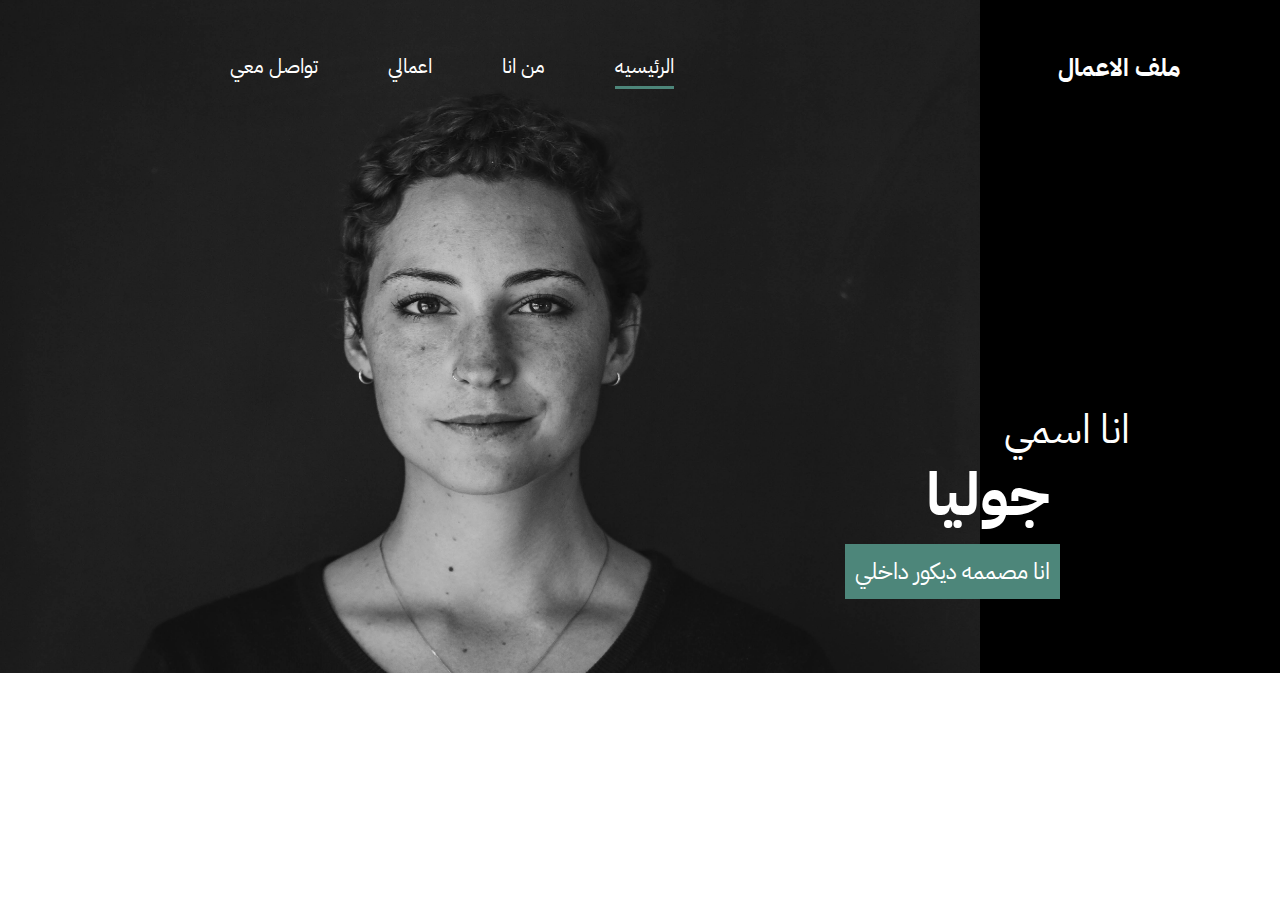
<file: index.html>
<!DOCTYPE html>
<html lang="ar" dir="rtl">
<head>
    <meta charset="UTF-8">
    
    <meta name="viewport" content="width=device-width, initial-scale=1.0">
    <link rel="preconnect" href="https://fonts.googleapis.com">
    <link rel="preconnect" href="https://fonts.gstatic.com" crossorigin>
    <link href="https://fonts.googleapis.com/css2?family=IBM+Plex+Sans+Arabic:wght@300&display=swap" rel="stylesheet">    <link rel="stylesheet" href="css.css">
    <title>Protofiolo</title>


    <style>
@media (max-width:1023px){
        body{
    background-image: url(img/person.jpg);
background-repeat:repeat;
background-size: 250px 208px;

}
    
.person{
  display: none;
}


.pro{
    position: absolute;
    padding-left: 40px;
    padding-right: 40px;
    padding-top: 30px;
    padding-bottom: 737px;
    display: inline-block;

    background-color: black;
    color: white;
}

.pro h2{
    margin-right: -20px;
}

nav{
 
    margin-top: 110px;
  margin-right: -70px;
    position: absolute;
}

a{
    text-decoration: none;
}
nav li{
   
    font-size: 20px;
    color: white;
    display: block;
    margin-right: 66px;
}

.home{
    line-height: 30px;
    border-bottom: 3px solid #4D867A;
}

.nyname{
    font-size: 40px;
    color: white;
    margin-right: 10px;
    margin-top: 500px;
    position: absolute;
}


.nyname2{
font-weight: bold;
    font-size: 60px;
    color: white;
    margin-right: 80px;
    margin-top: 550px;
    position: absolute;
}


.nywork{
   
        font-size: 23px;
        color: white;
        position: absolute;
        margin-top: 620px;
        margin-right: 90px;
        background-color: #4D867A;
        padding: 10px;
    }

}
    </style>
</head>
<body>


    <div class="pro">
        <h2>ملف الاعمال </h2>

        
    </div>

    <img src="img/person.jpg" width="980px" height="693px" class="person">

    <nav>
        <ul>
           <a href="index.html"> <li class="home">الرئيسيه</li></a>
           <a href="aboutme.html"> <li>من انا  </li></a>
           <a href="works.html"> <li>اعمالي</li></a>
         <a href="contact.html">   <li>تواصل معي</li></a>
        
        </ul>
            </nav>
    

            <p class="nyname">انا اسمي   
                <br>
                <p class="nyname2">جوليا</p>
                <br>
                <p class="nywork">انا مصممه ديكور داخلي</p>
            
            </p>

 

</body>
</html>
</file>
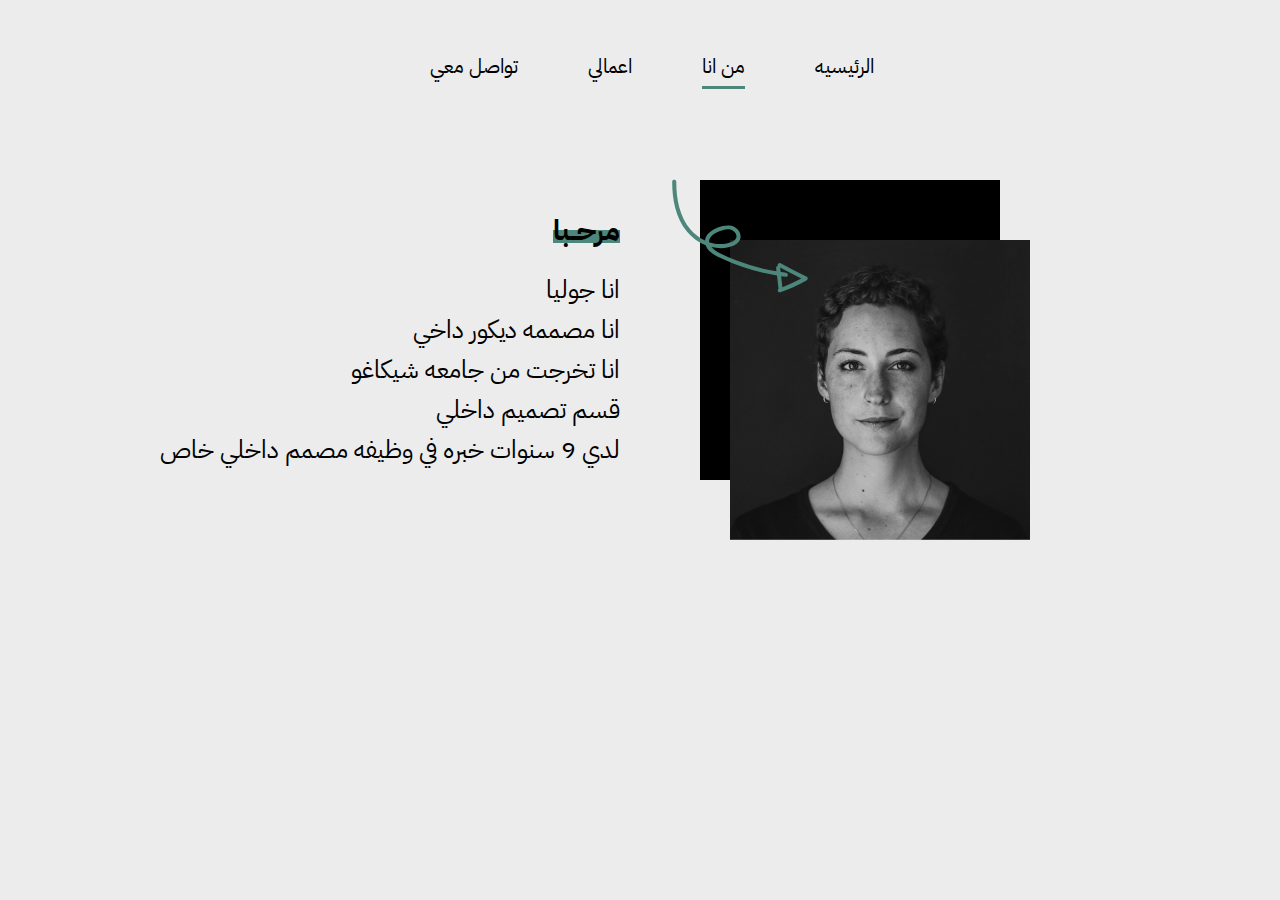
<file: aboutme.html>
<!DOCTYPE html>
<html lang="ar" dir="rtl">
<head>
    <meta charset="UTF-8">
    
    <meta name="viewport" content="width=device-width, initial-scale=1.0">
    <link rel="preconnect" href="https://fonts.googleapis.com">
    <link rel="preconnect" href="https://fonts.gstatic.com" crossorigin>
    <link href="https://fonts.googleapis.com/css2?family=IBM+Plex+Sans+Arabic:wght@300&display=swap" rel="stylesheet">    <link rel="stylesheet" href="css.css">
    <title>Protofiolo</title>

<style>
    body{

        background-color: #ECECEC;
    }


    nav{
        margin-right: 300px;
    }
    nav li{
        color: black;
    }


   .about{
    height: 13px;
    line-height: 1px;
    background-color: #4D867A;
    font-size: 29px;
    margin-top: 230px;
    margin-right: 660px;
        position: absolute;
     text-align: center;
    }

.about2{
    position: absolute;
text-align: right;
line-height: 40px;
font-size: 25px;
margin-top:230px ;
    margin-right: 660px;
}


@media (max-width:1023px){
    nav{
 
 margin-top: 110px;
margin-right: -70px;
 position: absolute;
}

a{
 text-decoration: none;
}
nav li{

 font-size: 20px;
 color: rgb(0, 0, 0);
 display: block;
 margin-right: 66px;
}

.pic{
        margin-top: 380px;
        margin-right: 30px;
        width: 300px;
        height: 300px;
        position: absolute;

    }

    .pic2{
        position: absolute;
        margin-top: 440px;
        margin-right: 60px;
        width: 300px;
        height: 300px;
    }

    .sahm{
        position: absolute;
    width: 200px;
margin-right: 120px;    
margin-top: 666px;
}

.about{
    height: 13px;
    line-height: 1px;
    background-color: #4D867A;
    font-size: 29px;
    margin-top: 800px;
    margin-right: 60px;
        position: absolute;
     text-align: center;
    }

.about2{
    position: absolute;
text-align: right;
line-height: 40px;
font-size: 25px;
margin-top:810px ;
margin-bottom: 30px;
    margin-right: 60px;
}

}
</style></head>
<body>


    <nav>
        <ul>
           <a href="index.html"> <li>الرئيسيه</li></a>
           <a href="aboutme.html"> <li  class="home">من انا  </li></a>
           <a href="works.html"> <li>اعمالي</li></a>
         <a href="contact.html">   <li>تواصل معي</li></a>
        
        </ul>
            </nav>
    

            
            <img src="img/pic.png" class="pic">
            <img src="img/pic2.png" class="pic2">
            <svg class="sahm" xmlns="http://www.w3.org/2000/svg" viewBox="0 0 300 300"><path fill="#4D867A" d="M250.21 210.99a741.736 741.736 0 01-39.28-20.18c-2.91-1.6-5.56 1.89-4.26 4.17-1.44.09-2.71 1.05-2.5 2.91l.6 5.16a304.288 304.288 0 01-59.72-16.23 288.8 288.8 0 01-17.41-7.35c-5.05-2.33-10.18-4.65-14.74-7.85-2.02-1.42-4.11-3.12-5.79-5.11 8.34 2.04 17.05 2.33 25.53.36 5.46-1.27 11.49-3.41 15.19-7.84 3.57-4.29 3.89-9.98 1.46-14.9-6.24-12.6-21.54-11.22-32.58-6.76-8.6 3.47-18.3 9.78-19.17 19.31-8.21-3.88-15.63-9.56-21.45-16.2C59 120.98 54.35 93.51 54.41 68.4c0-3.94-6.12-3.95-6.12 0-.06 26.08 4.96 53.54 21.73 74.33 7.36 9.13 17.37 16.58 28.46 21.01 3.61 10.54 15.73 16.21 25.06 20.55 26.04 12.13 53.65 20.49 81.97 25.01.73 6.22 1.45 12.44 2.18 18.65.04.34.13.65.24.93-2.61 1.81-.99 6.68 2.44 5.5 13.82-4.79 27.16-10.83 39.85-18.1 1.87-1.07 2.11-4.28 0-5.29zm-146.52-51.81c-.44-4.46 2.22-8.35 5.74-11.05 4.23-3.25 9.53-5.42 14.62-6.87 5.3-1.51 11.79-2.16 16.4 1.51 3.44 2.74 5.95 7.85 3.06 11.86-2.9 4.02-8.79 5.55-13.37 6.53-8.87 1.9-17.96.96-26.45-1.97zm109.96 67.51l-1.92-16.46c2.38.33 4.77.64 7.16.92 3.91.45 3.88-5.67 0-6.12-2.63-.31-5.26-.66-7.89-1.03-.24-2.04-.47-4.07-.71-6.11-.02-.18-.06-.35-.1-.51a747.074 747.074 0 0031.82 16.44 225.3 225.3 0 01-28.36 12.87z"></path></svg>

 <h2 class="about">مرحــبا</h2>

 <p class="about2">
    <br>
   انا جوليا
    <br>
انا مصممه ديكور داخي 
     <br>
   انا تخرجت من جامعه شيكاغو 
      <br>
      قسم تصميم داخلي
    <br>
      لدي 9 سنوات خبره في وظيفه مصمم داخلي خاص 
                </p>

</body>
</html>
</file>
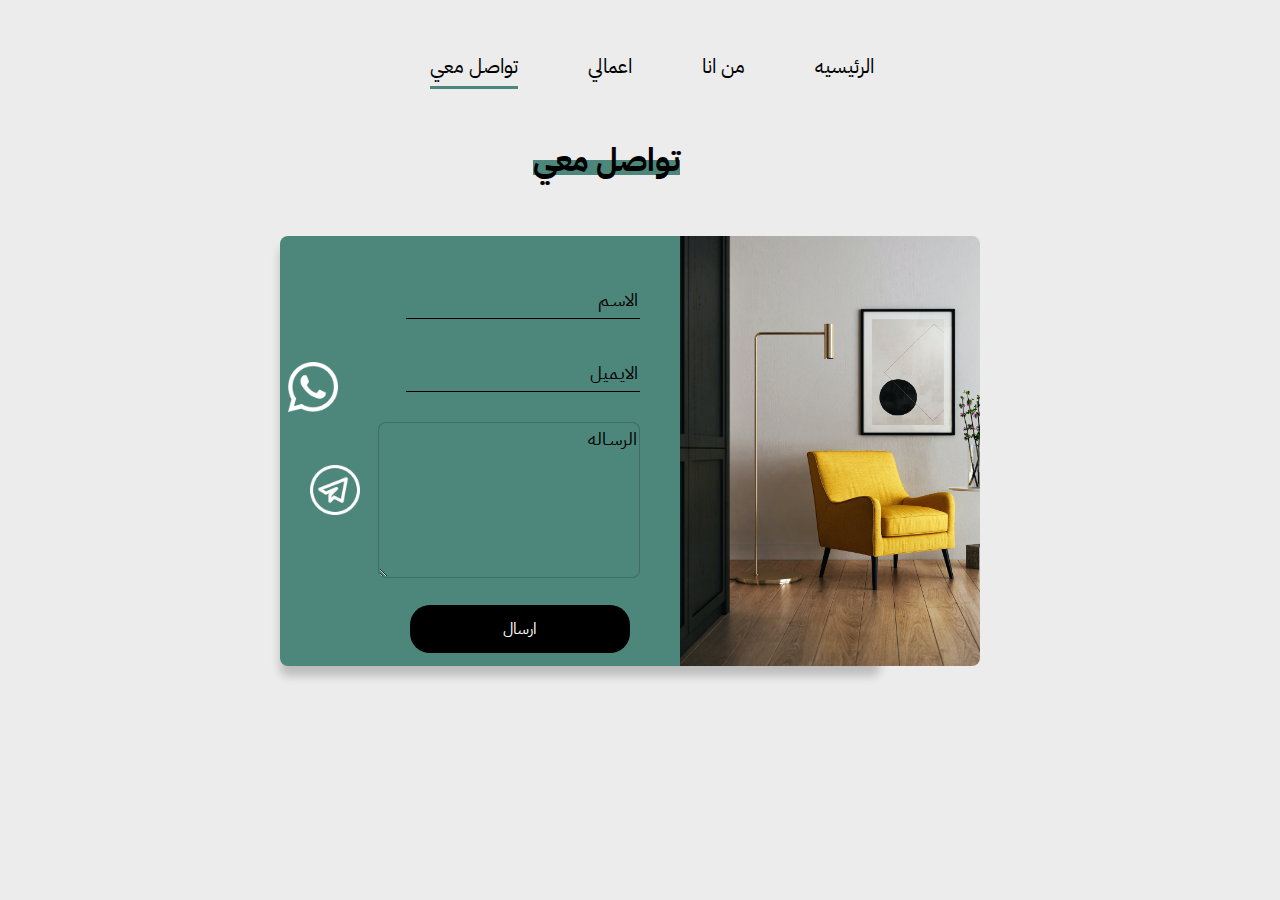
<file: contact.html>
<!DOCTYPE html>
<html lang="ar" dir="rtl">
<head>
    <meta charset="UTF-8">
    
    <meta name="viewport" content="width=device-width, initial-scale=1.0">
    <link rel="preconnect" href="https://fonts.googleapis.com">
    <link rel="preconnect" href="https://fonts.gstatic.com" crossorigin>
    <link href="https://fonts.googleapis.com/css2?family=IBM+Plex+Sans+Arabic:wght@300&display=swap" rel="stylesheet">    <link rel="stylesheet" href="css.css">
    <title>Protofiolo</title>

<style>
      body{
        
        background-color: #ECECEC;
    }


    nav{
        margin-right: 300px;
    }

    nav li{
        color: black;
    }



.work{
    margin-right: 600px;
    margin-top: 160px;
    line-height: 1px;
    height: 15px;
    display: inline-block;
background-color:#4D867A ;

}

.cont{
    border-radius: 8px;
    padding-top: 30px;
 position: absolute;
    margin-top: 40px;
    margin-right: 400px;
    width: 600px;
    height: 400px;
box-shadow: 0px 10px 10px rgba(0, 0, 0, 0.2);
    background-color: #4D867A;
}

.contact{
    border-top-right-radius: 8px;
    border-bottom-right-radius: 8px;
    position: absolute;
    margin-top: -30px;
margin-right: -100px;
    width: 300px;
height: 430px;
}

::placeholder{
    font-size: 18px;
    color: rgb(0, 0, 0);
    font-family: 'IBM Plex Sans Arabic', sans-serif;
}

input{
    
    line-height: 30px;
    width: 230px;
outline: none;
    margin-bottom: 20px;
    border: 0px;
    background-color: #4D867A;
    margin-right: 240px;
    margin-top: 20px;
    border-bottom: 1px solid rgb(0, 0, 0);
}

textarea{
    margin-top: 10px;
    outline: none;
    margin-right: 240px;
    border-bottom: #ECECEC;
    background-color: #4D867A;
    border: 1px solid rgba(0, 0, 0, 0.183);
border-radius: 8px;

}

button{
    font-size: 16px;
    font-family: 'IBM Plex Sans Arabic', sans-serif;
margin-top: 20px;
    margin-right: 250px;
    background-color: black;
    color: white;
    border: 0px;
    border-radius: 20px;
    padding: 12px;
    width: 220px;
}


.whatsapp{
position: absolute;
width: 50px;
margin-right: 40px;
margin-top: -50px;
}

.telegram{
    position: absolute;
width: 50px;
margin-top: -120px;
margin-right: 520px;
}


@media (max-width:1023px){

nav{

margin-top: 110px;
margin-right: -70px;
position: absolute;
}

a{
text-decoration: none;
}
nav li{

font-size: 20px;
color: rgb(0, 0, 0);
display: block;
margin-right: 66px;
}



.work{
    margin-right: 150px;
    margin-top: 360px;
    line-height: 1px;
    height: 15px;
    display: inline-block;
background-color:#4D867A ;

}

.cont{
    border-radius: 8px;
    padding-top: 30px;
 position: absolute;
    margin-top: 40px;
    margin-right: 40px;
    width: 300px;
    height: 470px;
box-shadow: 0px 10px 10px rgba(0, 0, 0, 0.2);
    background-color: #4D867A;
}

.contact{
    border-top-right-radius: 8px;
visibility:hidden;
}

::placeholder{
    font-size: 18px;
    color: rgb(0, 0, 0);
    font-family: 'IBM Plex Sans Arabic', sans-serif;
}

input{
    
    line-height: 30px;
    width: 230px;
outline: none;
    margin-bottom: 20px;
    border: 0px;
    background-color: #4D867A;
    margin-right: 30px;
    margin-top: 20px;
    border-bottom: 1px solid rgb(0, 0, 0);
}

textarea{
    margin-top: 10px;
    outline: none;
    margin-right:30px;
    border-bottom: #ECECEC;
    background-color: #4D867A;
    border: 1px solid rgba(0, 0, 0, 0.183);
border-radius: 8px;

}

button{
    font-size: 16px;
    font-family: 'IBM Plex Sans Arabic', sans-serif;
margin-top: 20px;
    margin-right: 30px;
    background-color: black;
    color: white;
    border: 0px;
    border-radius: 20px;
    padding: 12px;
    width: 220px;
}


.whatsapp{
position: absolute;
width: 50px;
margin-right: -190px;
margin-top: 260px;
}

.telegram{
    position: absolute;
width: 50px;
margin-top: 90px;
margin-right: 150px;
}


}
</style></head>
<body>


  
    <nav>
        <ul>
           <a href="index.html"> <li >الرئيسيه</li></a>
           <a href="aboutme.html"> <li>من انا  </li></a>
           <a href="works.html"> <li  >اعمالي</li></a>
         <a href="contact.html">   <li class="home">تواصل معي</li></a>
        
        </ul>
            </nav>
            <section>
    <h1 class="work"> تواصل معي </h1>
<div class="cont">
<img src="img/contact.jpg" class="contact">

<input type="text" placeholder="الاسـم">
<input type="text" placeholder="الايـميل">
<textarea  cols="30" rows="10" placeholder="الرسـاله"></textarea>

<img src="img/whatsapp.png" class="whatsapp">
<br>
<img src="img/telegram.png" class="telegram">
<button>ارسال</button>
</div>
</section>
<br><br><br><br><br><br><br><br><br><br><br><br><br><br><br><br><br><br><br><br><br><br><br><br>


</body>
</html>
</file>
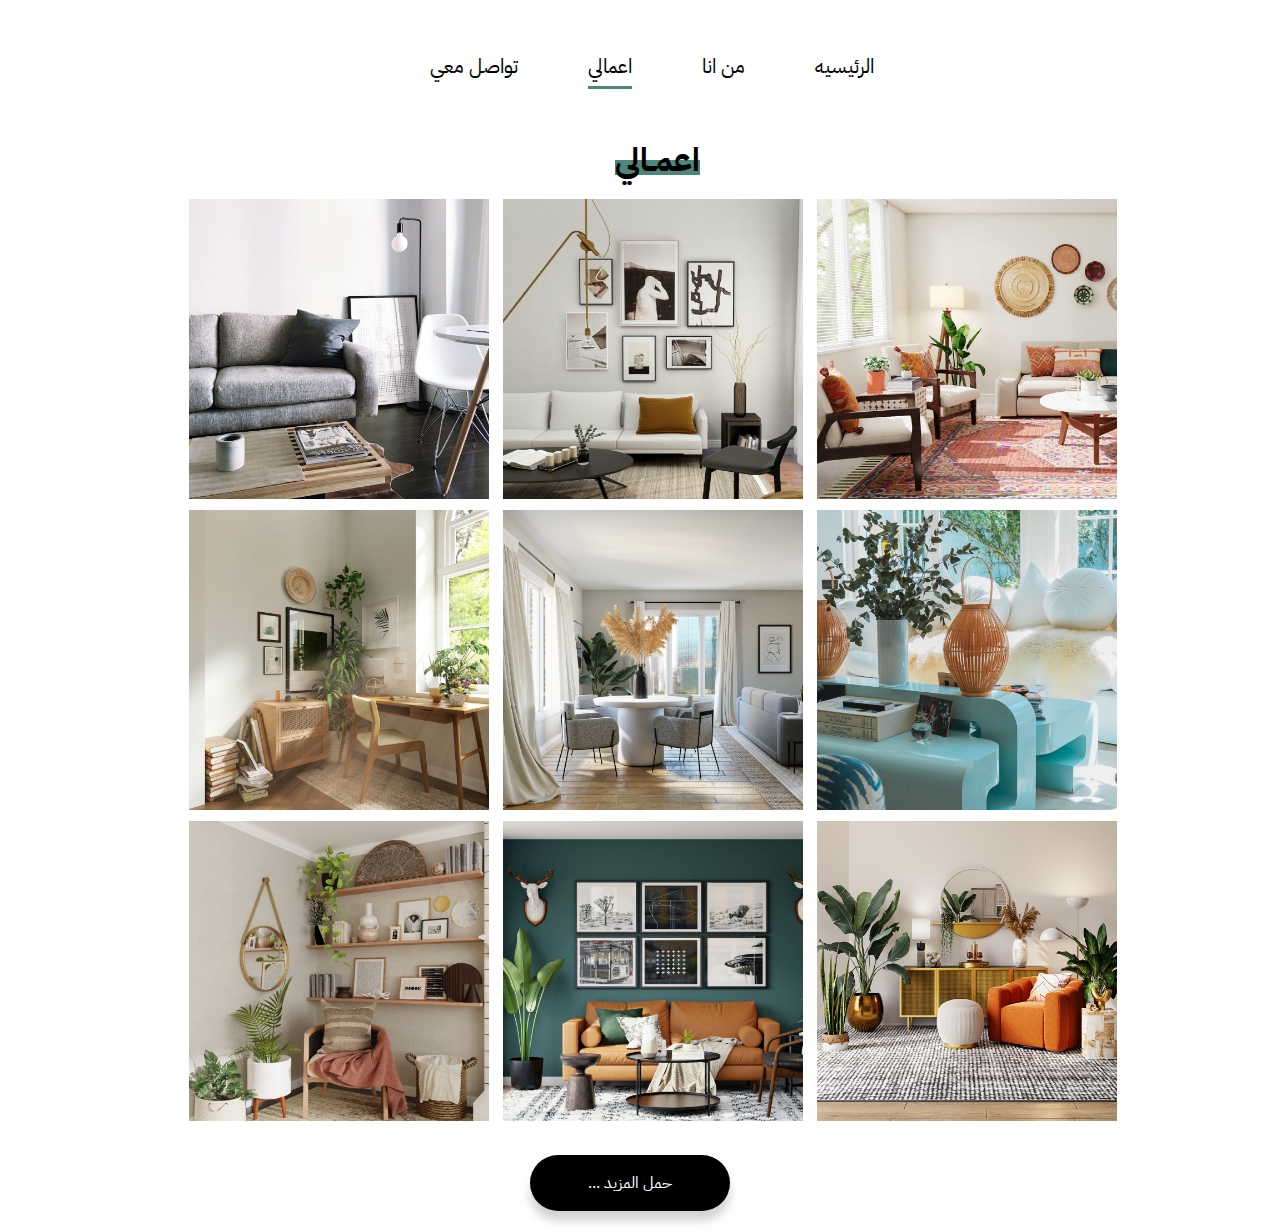
<file: works.html>
<!DOCTYPE html>
<html lang="ar" dir="rtl">
<head>
    <meta charset="UTF-8">
    
    <meta name="viewport" content="width=device-width, initial-scale=1.0">
    <link rel="preconnect" href="https://fonts.googleapis.com">
    <link rel="preconnect" href="https://fonts.gstatic.com" crossorigin>
    <link href="https://fonts.googleapis.com/css2?family=IBM+Plex+Sans+Arabic:wght@300&display=swap" rel="stylesheet">    <link rel="stylesheet" href="css.css">
    <title>Protofiolo</title>

<style>
  

    nav li{
        color: black;
    }

    nav{
        margin-right: 300px;
    }

.work{
    margin-right: 580px;
    margin-top: 160px;
    line-height: 1px;
    height: 15px;
    display: inline-block;
background-color:#4D867A ;

}

table{
    margin-right: 150px;
}

img{

    margin-right: 10px;
}

button{
    font-family: 'IBM Plex Sans Arabic', sans-serif;
        font-size: 16px;

    width: 200px;
    margin-right: 550px;
    box-shadow: 0px 10px 10px rgba(0, 0, 0, 0.178);
    color: white;
   background-color: black;
    border: 0px;
    border-radius: 30px;
    padding: 16px;
    margin-bottom: 20px;
}

@media (max-width:1023px){

    nav{
 
 margin-top: 110px;
margin-right: -70px;
 position: absolute;
}

a{
 text-decoration: none;
}
nav li{

 font-size: 20px;
 color: rgb(0, 0, 0);
 display: block;
 margin-right: 66px;
}


.work{
    margin-right: 150px;
    margin-top: 360px;
    line-height: 1px;
    height: 15px;
    display: inline-block;
background-color:#4D867A ;

}

table{
    margin-right: -2px;
}

img{
width: 120px;
height: 120px;
    margin-right: 5px;
}

button{
    font-family: 'IBM Plex Sans Arabic', sans-serif;
        font-size: 10px;

    width: 100px;
    margin-right: 150px;
    box-shadow: 0px 10px 10px rgba(0, 0, 0, 0.178);
    color: white;
   background-color: black;
    border: 0px;
    border-radius: 30px;
    padding: 16px;
    margin-bottom: 20px;
}
}
</style></head>
<body>


    <nav>
        <ul>
           <a href="index.html"> <li >الرئيسيه</li></a>
           <a href="aboutme.html"> <li>من انا  </li></a>
           <a href="works.html"> <li  class="home">اعمالي</li></a>
         <a href="contact.html">   <li>تواصل معي</li></a>
        
        </ul>
            </nav>
    <h1 class="work">اعمــالي</h1>

            <br>
            <table>
           
                    <tr>
                    <th><img src="img/1.png" alt="large" width="300px" height="300px"> </th>
                    <th><img src="img/2.png" alt="large" width="300px" height="300px"> </th>
                    <th><img src="img/3.png" alt="large" width="300px" height="300px"> </th>
                    </tr>

                    <tr>
                        <th><img src="img/4.png" alt="large" width="300px" height="300px"> </th>
                        <th><img src="img/5.png" alt="large" width="300px" height="300px"> </th>
                        <th><img src="img/6.png" alt="large" width="300px" height="300px"> </th>
                        </tr>
                        <tr>
                            <th><img src="img/7.png" alt="large" width="300px" height="300px"> </th>
                            <th><img src="img/8.png" alt="large" width="300px" height="300px"> </th>
                            <th><img src="img/9.png" alt="large" width="300px" height="300px"> </th>
                            </tr>
            </table>


            <br>

            <button>حمل المزيد ... </button>
</body>
</html>
</file>
<file: css.css>
body{
    margin: 0px;
    padding: 0px;
    font-family: 'IBM Plex Sans Arabic', sans-serif;}


.person{
    position: absolute;
    margin-right:300px;
    margin-top: -20PX;
}

.pro{
    position: absolute;
    padding-left: 100px;
    padding-right: 150px;
    padding-top: 30px;
    padding-bottom: 567px;
    display: inline-block;

    background-color: black;
    color: white;
}

.pro h2{
    margin-right: -50px;
}

nav{
    margin-top: 30px;
  margin-right: 500px;
    position: absolute;
}

nav li{
    font-size: 20px;
    color: white;
    display: inline-block;
    margin-right: 66px;
}

.home{
    line-height: 40px;
    border-bottom: 3px solid #4D867A;
}

.nyname{
    font-size: 40px;
    color: white;
    margin-right: 150px;
    margin-top: 400px;
    position: absolute;
}


.nyname2{
font-weight: bold;
    font-size: 60px;
    color: white;
    margin-right: 230px;
    margin-top: 450px;
    position: absolute;
}


.nywork{
   
        font-size: 23px;
        color: white;
        position: absolute;
        margin-top: 520px;
        margin-right: 220px;
        background-color: #4D867A;
        padding: 10px;
    }


    .pic{
        margin-top: 180px;
        margin-right: 280px;
        width: 300px;
        height: 300px;
        position: absolute;

    }

    .pic2{
        position: absolute;
        margin-top: 240px;
        margin-right: 250px;
        width: 300px;
        height: 300px;
    }

    .sahm{
        position: absolute;
    width: 200px;
margin-right: 440px;    
margin-top: 136px;
}
</file>
